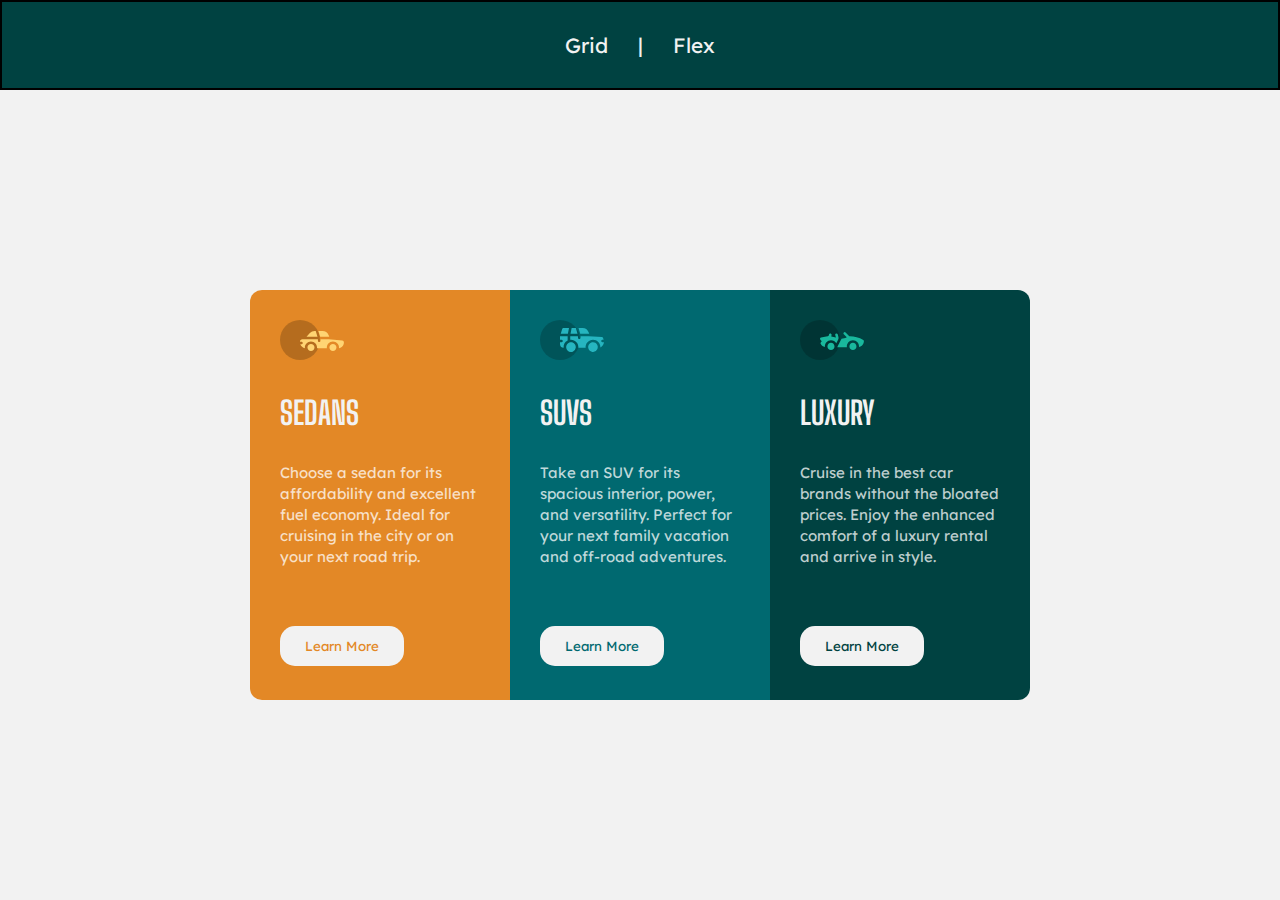
<file: index.html>
<!DOCTYPE html>
<html lang="en">

<head>
  <meta charset="UTF-8">
  <meta name="viewport" content="width=device-width, initial-scale=1.0">
  <!-- displays site properly based on user's device -->

  <link rel="icon" type="image/png" sizes="32x32" href="./images/favicon-32x32.png">

  <!-- STYLESHEET -->
  <link rel="stylesheet" href="style.css">

  <title>Flex Box | 3-column preview card component</title>

</head>



<body>


  <main class="flexbox-body">
    <header>
        <nav>
          <ul>
            <li> <a href="grid.html" target="_blank">Grid</a> </li>
            <li> <a href="#" class="nom">|</a> </li>
            <li> <a href="index.html" target="_blank">Flex</a> </li>
          </ul>
        </nav>
      </header>

    <section class="flex-container">

      <div class="first-card">
        <img src="images/icon-sedans.svg" alt="">
        <h2> Sedans</h2>
        <p>
          Choose a sedan for its affordability and excellent fuel economy. Ideal for cruising in the city
          or on your next road trip.
        </p>
        <button><a href="#" class="btn">Learn More</a></button>
      </div>

      <div class="second-card">
        <img src="images/icon-suvs.svg" alt="">
        <h2> SUVs</h2>
        <p>
          Take an SUV for its spacious interior, power, and versatility. Perfect for your next family vacation
          and off-road adventures.
        </p>
        <button> <a href="#" class="btn"> Learn More</a></button>
      </div>

      <div class="third-card">
        <img src="images/icon-luxury.svg" alt="">
        <h2>Luxury</h2>
        <p>
          Cruise in the best car brands without the bloated prices. Enjoy the enhanced comfort of a luxury
          rental and arrive in style.
        </p>

        <button> <a href="#" class="btn"> Learn More</a></button>
      </div>

    </section>

  </main>

</body>

</html>
</file>
<file: style.css>
@import url('https://fonts.googleapis.com/css2?family=Lexend+Deca&display=swap');
@import url('https://fonts.googleapis.com/css2?family=Big+Shoulders+Display:wght@700&display=swap');

* {
    margin: 0;
    padding: 0;
    box-sizing: border-box;
}

:root {
    --Bright-orange: hsl(31, 77%, 52%);
    --Dark-cyan: hsl(184, 100%, 22%);
    --Very-dark-cyan: hsl(179, 100%, 13%);
    --Transparent-white: hsla(0, 0%, 100%, 0.75);
    --Very-light-gray: hsl(0, 0%, 95%);
    --paragraphs: 'Lexend Deca';
    --heading: 'Big Shoulders Display';
}

.flexbox-body {
    background: var(--Very-light-gray);
}

nav {
    width: 100%;
    border: 2px solid #000;
    height: 10vh;
    display: flex;
    align-items: center;
    justify-content: center;

    background: var(--Very-dark-cyan);
}

ul {
    list-style-type: none;
    display: inline-flex;
}

nav ul li a {
    text-decoration: none;

    font-size: 1.3rem;
    color: var(--Very-light-gray);
    font-family: var(--paragraphs);
}

nav ul li a:hover {
    color: var(--Transparent-white);
    border-bottom: 2px solid var(--Transparent-white);
}

.nom {
    cursor: inherit;
    padding: 0 30px;
}

.nom:hover {
    color: var(--Very-light-gray);
    border-bottom: none;
}

.flex-container {
    margin: auto;
    display: flex;
    align-items: center;
    justify-content: center;
    height: 90vh;
    flex-wrap: wrap;
}

.first-card,
.second-card,
.third-card {
    padding: 30px;
    width: 260px;
}

.first-card {
    background: var(--Bright-orange);
}

.first-card h2,
.second-card h2,
.third-card h2 {
    font-family: var(--heading);
    text-transform: uppercase;
    color: var(--Very-light-gray);
    font-weight: 700;
    font-size: 2rem;
    padding: 30px 0;
}

.first-card p,
.second-card p,
.third-card p {
    font-family: var(--paragraphs);
    color: var(--Transparent-white);
    font-size: 15px;
    font-weight: 400;
    line-height: 1.4;
    margin-bottom: 70px;
}

.first-card .btn,
.second-card .btn,
.third-card .btn {
    text-decoration: none;
    border: none;
    background: var(--Very-light-gray);
    padding: 12px 25px;
    border-radius: 15px;
    font-family: var(--paragraphs);
}

.first-card .btn {
    color: var(--Bright-orange);
}

.first-card button {
    color: var(--Bright-orange);
    border-radius: 12px;
    border: none;
    background: none;
    margin-bottom: 1rem;
}

.second-card {
    background: var(--Dark-cyan);
}

.second-card button {
    border-radius: 12px;
    border: none;
    background-color: none;
    margin-bottom: 1rem;
}

.second-card .btn {
    color: var(--Dark-cyan);
}

.third-card {
    background: var(--Very-dark-cyan);
}

.third-card .btn {
    color: var(--Very-dark-cyan);
}

.third-card button {
    border-radius: 12px;
    border: none;
    background-color: none;
    margin-bottom: 1rem;
}

.first-card .btn:hover {
    background: none;
    border: 1px solid var(--Very-light-gray);
    color: var(--Very-light-gray);
    cursor: pointer;
}

.second-card .btn:hover {
    background-color: var(--Dark-cyan);
    border: 2px solid var(--Very-light-gray);
    color: var(--Very-light-gray);
    cursor: pointer;
}

.third-card .btn:hover {
    background-color: var(--Very-dark-cyan);
    border: 2px solid var(--Very-light-gray);
    color: var(--Very-light-gray);
    cursor: pointer;
}

.first-card {
    border-top-left-radius: 12px;
    border-bottom-left-radius: 12px;
}

.third-card {
    border-top-right-radius: 12px;
    border-bottom-right-radius: 12px;
}

@media screen and (max-width: 794px) {

    .first-card,
    .third-card {
        border-radius: 0;
    }

    .flex-container {
        padding: 30px;
        height: 100%;
    }

    .first-card,
    .second-card,
    .third-card {
        height: 100%;
    }
}


/*  <<<<<<<<<<<<<<<<<<< GRID STYLE >>>>>>>>>>>>>>>>>>. */

.grid-div {
    display: flex;
    background-color: #d3e3d3;
    min-height: 90vh;
}

.grid-container {
    display: grid;
    grid-template-areas:
        'a a a b'
        'a a a b'
        'c c d d'
        'c c e e';
    gap: 10px;
    width: 50%;
    margin: auto;

}

.grid-container div {
    padding: 70px;
    text-align: center;

}

.grid-container .a {
    background: chocolate;
    grid-area: a;
    padding: 8rem;
}

.grid-container .b {
    background: #1cc94a;
    grid-area: b;
}

.grid-container div:nth-child(3) {
    background: #991ed2;
    grid-area: c;
}

.grid-container div:nth-child(4) {
    background: #d21e39;
    grid-area: d;
}

.grid-container div:nth-child(5) {
    background: #11c8e8;
    grid-area: e;
}
</file>
